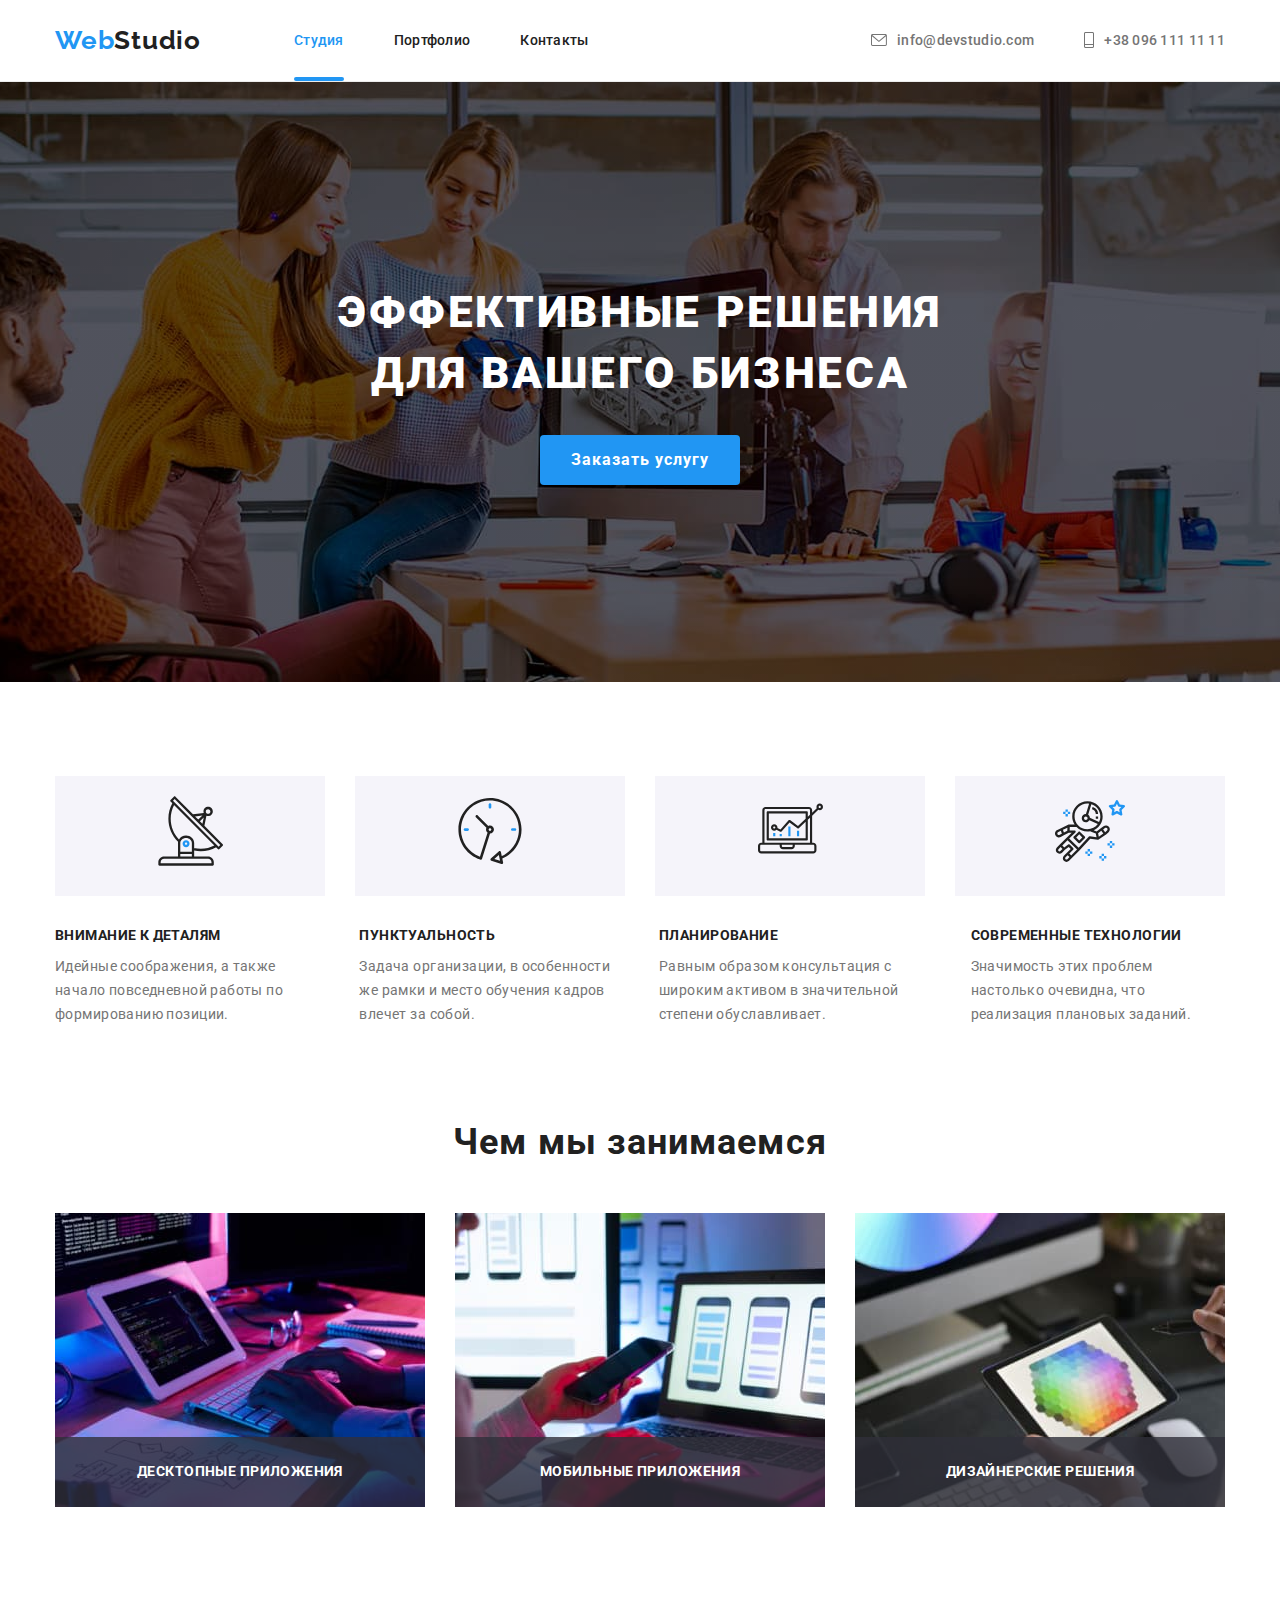
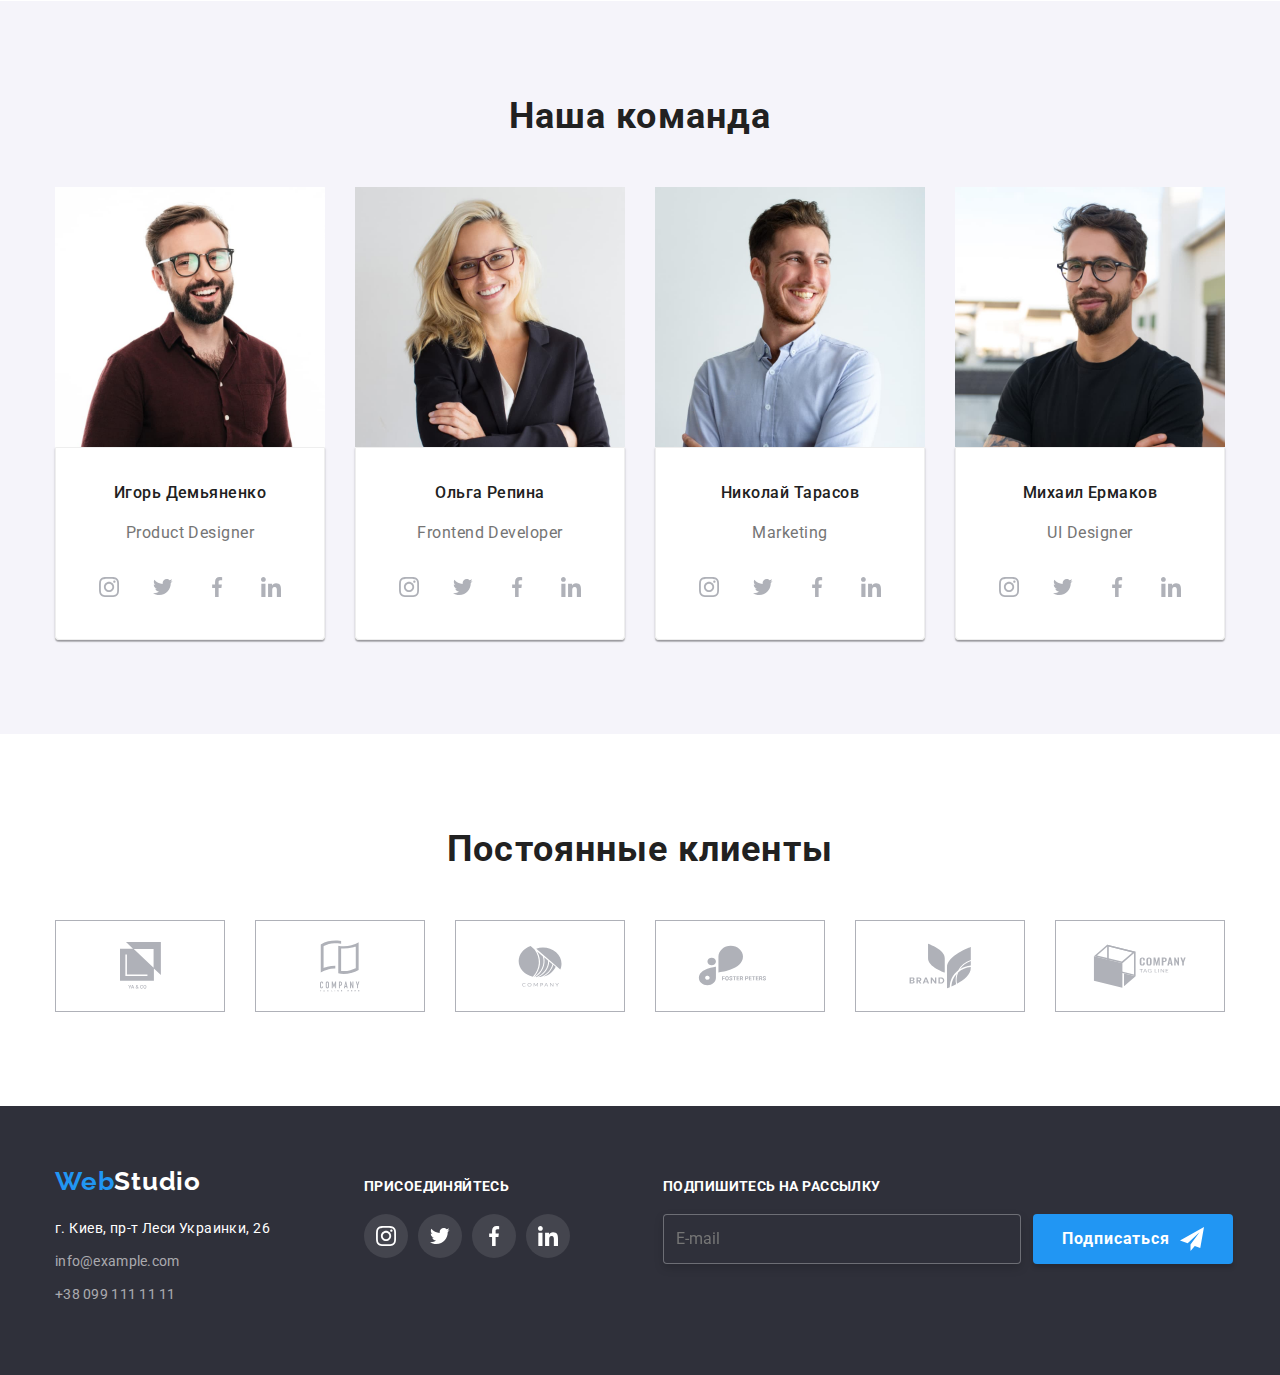
<file: index.html>
<!DOCTYPE html>
<html lang="ru">

<head>
  <meta charset="UTF-8" />
  <meta http-equiv="X-UA-Compatible" content="IE=edge" />
  <meta name="viewport" content="width=device-width, initial-scale=1.0" />
  <title>Document</title>
  <link href="https://fonts.googleapis.com/css2?family=Raleway:wght@700&family=Roboto:wght@400;500;700;900&display=swap"
    rel="stylesheet" />
  <link rel="stylesheet" href="https://cdnjs.cloudflare.com/ajax/libs/modern-normalize/1.0.0/modern-normalize.min.css">
  <link rel="stylesheet" href="./css/styles.css" />
</head>

<body>
  <!--Шапка сайта-->
  <header class="header">
    <div class="container main-link">
      <a href="./index.html" class="logo">Web<span class="logo-part">Studio</span></a>
      <nav>
        <ul class="site-nav list">
          <li class="item"><a href="./index.html" class="nav-links current">Студия</a></li>
          <li class="item"><a href="./portfolio.html" class="nav-links ">Портфолио</a></li>
          <li class="item"><a href="" class="nav-links">Контакты</a></li>
        </ul>
      </nav>
      <ul class="communication list">
        <li class="item communication-item">
          <a href="mailto:info@devstudio.com" class="communication-first letter">
            <svg class="letter-icon" width="16px" height="12px">
              <use href="./images/icons.svg#letter">
              </use>
            </svg>
            info@devstudio.com
          </a>
        </li>
        <li class="item communication-item">
          <a href="tel:+380961111111" class="communication-first phone">
            <svg class="phone-icon" width="10px" height="16px">
              <use href="./images/icons.svg#mobile"></use>
            </svg>
            +38 096 111 11 11</a>
        </li>
      </ul>
    </div>
  </header>

  <!--Герой-->
  <section class="hero overlay">
    <h1 class="hero-title">Эффективные решения <br> для вашего бизнеса</h1>
    <button data-modal-open type="button" class="button">Заказать услугу</button>
  </section>

  <!--Преимущества-->
  <section class="section">
    <div class="container">
      <h2 class="visually-hidden">Преимущества компании</h2>
      <ul class="advantage">
        <li class="advantage-list">
          <svg class="advantage-icon" width="65px" height="70px">
            <use href="././images/icons.svg#group">
            </use>
          </svg>
        </li>
        <li class="advantage-list">
          <svg class="advantage-icon" width="66px" height="70px">
            <use href="./images/icons.svg#clock"></use>
          </svg>
        </li>
        <li class="advantage-list">
          <svg class="advantage-icon" width="75px" height="65px">
            <use href="././images/icons.svg#diagram">
            </use>
          </svg>
        </li>
        <li class="advantage-list">
          <svg class="advantage-icon" width="70px" height="70px">
            <use href="././images/icons.svg#astronaut">
            </use>
          </svg>
        </li>
      </ul>
      <ul class="list">
        <li class="list-item">
          <h3 class="section-item">Внимание к деталям</h3>
          <p class="information">Идейные соображения, а также начало повседневной работы по формированию позиции.</p>
        </li>
        <li class="list-item">
          <h3 class="section-item">Пунктуальность</h3>
          <p class="information">Задача организации, в особенности же рамки и место обучения кадров влечет за собой.</p>
        </li>
        <li class="list-item">
          <h3 class="section-item">Планирование</h3>
          <p class="information">Равным образом консультация с широким активом в значительной степени обуславливает.</p>
        </li>
        <li class="list-item">
          <h3 class="section-item">Современные технологии</h3>
          <p class="information">Значимость этих проблем настолько очевидна, что реализация плановых заданий.</p>
        </li>
      </ul>
    </div>

  </section>

  <!--Наши услуги-->
  <section class="section no-padding">
    <div class="container">
      <h2 class="section-title">Чем мы занимаемся</h2>
      <ul class="service-list">
        <li class="service-item">
          <a href=""> <img src="images/img1.jpg" alt="написание кода" width="370" />
            <h3 class="service-link">Десктопные приложения</h3>
          </a>
        </li>
        <li class="service-item">
          <a href=""><img src="images/img2.jpg" alt="мобильние приложения" width="370" />
            <h3 class="service-link">Мобильные приложения</h3>
          </a>
        </li>
        <li class="service-item">
          <a href=""> <img src="images/img3.jpg" alt="дизайн" width="370" />
            <h3 class="service-link">Дизайнерские решения</h3>
          </a>
        </li>
      </ul>
    </div>
  </section>

  <!--Сотрудники-->
  <section class="section our-team">
    <div class="container">
      <h2 class="section-title">Наша команда</h2>
      <ul class="list">
        <li class="list-item">
          <img src="images/img4.jpg" alt="Парень в коричневой рубашке" width="270" />
          <div class="border">
            <h3 class="team-member">Игорь Демьяненко</h3>
            <p class="profession">Product Designer</p>

            <div class="social-div">
              <ul class="list social-icons">
                <li class="social-item">
                  <a href="" class="social-link">
                    <svg class="icon" width="20px" height="20px">
                      <use href="./images/icons.svg#instagram"></use>
                    </svg>
                  </a>
                </li>
                <li class="social-item">
                  <a href="" class="social-link">
                    <svg class="icon" width="20px" height="20px">
                      <use href="./images/icons.svg#twitter"></use>
                    </svg>
                  </a>
                </li>
                <li class="social-item">
                  <a href="" class="social-link">
                    <svg class="icon" width="20px" height="20px">
                      <use href="./images/icons.svg#facebook"></use>
                    </svg>
                  </a>
                </li>
                <li class="social-item">
                  <a href="" class="social-link">
                    <svg class="icon" width="20px" height="20px">
                      <use href="./images/icons.svg#linkedin"></use>
                    </svg>
                  </a>
                </li>
              </ul>
            </div>
          </div>
        </li>
        <li class="list-item">
          <img src="images/img5.jpg" alt="Девушка в черном пиджаке" width="270" />
          <div class="border">
            <h3 class="team-member">Ольга Репина</h3>
            <p class="profession">Frontend Developer</p>
            <div class="social-div">
              <ul class="list social-icons">
                <li class="social-item">
                  <a href="" class="social-link">
                    <svg class="icon" width="20px" height="20px">
                      <use href="./images/icons.svg#instagram"></use>
                    </svg>
                  </a>
                </li>
                <li class="social-item">
                  <a href="" class="social-link">
                    <svg class="icon" width="20px" height="20px">
                      <use href="./images/icons.svg#twitter"></use>
                    </svg>
                  </a>
                </li>
                <li class="social-item">
                  <a href="" class="social-link">
                    <svg class="icon" width="20px" height="20px">
                      <use href="./images/icons.svg#facebook"></use>
                    </svg>
                  </a>
                </li>
                <li class="social-item">
                  <a href="" class="social-link">
                    <svg class="icon" width="20px" height="20px">
                      <use href="./images/icons.svg#linkedin"></use>
                    </svg>
                  </a>
                </li>
              </ul>
            </div>
          </div>
        </li>
        <li class="list-item">
          <img src="images/img6.jpg" alt="Парень в голубой рубашке" width="270" />
          <div class="border">
            <h3 class="team-member">Николай Тарасов</h3>
            <p class="profession">Marketing</p>
            <div class="social-div">
              <ul class="list social-icons">
                <li class="social-item">
                  <a href="" class="social-link">
                    <svg class="icon" width="20px" height="20px">
                      <use href="./images/icons.svg#instagram"></use>
                    </svg>
                  </a>
                </li>
                <li class="social-item">
                  <a href="" class="social-link">
                    <svg class="icon" width="20px" height="20px">
                      <use href="./images/icons.svg#twitter"></use>
                    </svg>
                  </a>
                </li>
                <li class="social-item">
                  <a href="" class="social-link">
                    <svg class="icon" width="20px" height="20px">
                      <use href="./images/icons.svg#facebook"></use>
                    </svg>
                  </a>
                </li>
                <li class="social-item">
                  <a href="" class="social-link">
                    <svg class="icon" width="20px" height="20px">
                      <use href="./images/icons.svg#linkedin"></use>
                    </svg>
                  </a>
                </li>
              </ul>
            </div>
          </div>
        </li>
        <li class="list-item">
          <img src="images/img7.jpg" alt="Парень в черной футболке" width="270" />
          <div class="border">
            <h3 class="team-member">Михаил Ермаков</h3>
            <p class="profession">UI Designer</p>
            <div class="social-div">
              <ul class="list social-icons">
                <li class="social-item">
                  <a href="" class="social-link">
                    <svg class="icon" width="20px" height="20px">
                      <use href="./images/icons.svg#instagram"></use>
                    </svg>
                  </a>
                </li>
                <li class="social-item">
                  <a href="" class="social-link">
                    <svg class="icon" width="20px" height="20px">
                      <use href="./images/icons.svg#twitter"></use>
                    </svg>
                  </a>
                </li>
                <li class="social-item">
                  <a href="" class="social-link">
                    <svg class="icon" width="20px" height="20px">
                      <use href="./images/icons.svg#facebook"></use>
                    </svg>
                  </a>
                </li>
                <li class="social-item">
                  <a href="" class="social-link">
                    <svg class="icon" width="20px" height="20px">
                      <use href="./images/icons.svg#linkedin"></use>
                    </svg>
                  </a>
                </li>
              </ul>
            </div>
          </div>
        </li>
      </ul>
    </div>
  </section>

  <!-- Постоянные клиенты -->
  <section class="section">
    <div class="container">
      <h2 class="section-title">Постоянные клиенты</h2>
      <ul class="clients">
        <li class="client-item">
          <a class="client-link" href="">
            <svg class="client-icon" width="41px" height="47px">
              <use href="./images/icons.svg#yaco"></use>
            </svg>
          </a>
        </li>
        <li class="client-item">
          <a class="client-link" href="">
            <svg class="client-icon" width="40px" height="52px">
              <use href="./images/icons.svg#tagline-here"></use>
            </svg>
          </a>
        </li>
        <li class="client-item">
          <a class="client-link" href="">
            <svg class="client-icon" width="44px" height="42px">
              <use href="./images/icons.svg#company"></use>
            </svg>
          </a>
        </li>
        <li class="client-item">
          <a class="client-link" href="">
            <svg class="client-icon" width="85px" height="41px">
              <use href="./images/icons.svg#foster-peters"></use>
            </svg>
          </a>
        </li>
        <li class="client-item">
          <a class="client-link" href="">
            <svg class="client-icon" width="63px" height="46px">
              <use href="./images/icons.svg#brand"></use>
            </svg>
          </a>
        </li>
        <li class="client-item">
          <a class="client-link" href="">
            <svg class="client-icon" width="94px" height="44px">
              <use href="./images/icons.svg#tagline"></use>
            </svg>
          </a>
        </li>
      </ul>
    </div>
  </section>

  <!-- Модальное окно  -->
  <div class="backdrob is-hidden" data-modal>
    <div class="modal">
      <button data-modal-close class="button-close">
        <svg class="icon-close" width="18px" height="18px">
          <use href="./images/icons.svg#close-button">
          </use>
        </svg>
      </button>

      <form class="form">
        <h2 class="form-title">Оставьте свои данные, мы вам перезвоним</h2>
        <div class="form-field">
          <label for="name" class="form-label">Имя</label>
          <input class="form-input" type="text" name="name" id="name">
          <svg class="form-icon" width="18px" height="18px">
            <use href="./images/icons.svg#person-black"></use>
          </svg>
        </div>

        <div class="form-field">
          <label class="form-label" for="phone-number">Телефон</label>
          <input class="form-input" type="tel" name="phone-number" id="phone-number">
          <svg class="form-icon" width="18px" height="18px">
            <use href="./images/icons.svg#phone-black"></use>
          </svg>
        </div>

        <div class="form-field">
          <label class="form-label" for="email">Почта</label>
          <input class="form-input" type="email" name="email" id="email">
          <svg class="form-icon" width="18px" height="18px">
            <use href="./images/icons.svg#email-black"></use>
          </svg>
        </div>

        <div class="form-field">
          <label class="form-label" for="comment">Комментарий</label>
          <textarea class="form-input comment" name="comment" id="comment" rows="10"
            placeholder="Введите текст"></textarea>
        </div>

        <div class="form-checkbox">

          <label class="checkbox-label" for="accept">
            <input class="checkbox-input" type="checkbox" name="accept" id="accept">
            <svg class="checkbox-icon" width="16px" height="15px">
              <use href="./images/icons.svg#box-black"></use>
            </svg>Соглашаюсь с рассылкой и принимаю <a class="form-link" href="">Условия
              договора</a></label>
        </div>


        <button class="send-button" type="submit">Отправить</button>
      </form>
    </div>
  </div>

  <!--Футер-->
  <footer class="footer-bg">
    <div class="container footer">
      <div class="footer-div">
        <a href="./index.html" class="logo">Web<span class="logo-lower">Studio</span></a>
        <address class="address">г. Киев, пр-т Леси Украинки, 26</address>
        <ul>
          <li>
            <a href="mailto:info@example.com" class="communication-second">info@example.com</a>
          </li>
          <li>
            <a href="tel:+380991111111" class="communication-second">+38 099 111 11 11</a>
          </li>
        </ul>
      </div>
      <div class="social-footer-div">
        <h2 class="footer-title">присоединяйтесь</h2>
        <ul class="list social-footer-icons">
          <li class="social-footer-item">
            <a href="" class="social-link">
              <svg class="footer-icon" width="20px" height="20px">
                <use href="./images/icons.svg#instagram"></use>
              </svg>
            </a>
          </li>
          <li class="social-footer-item">
            <a href="" class="social-link">
              <svg class="footer-icon" width="20px" height="20px">
                <use href="./images/icons.svg#twitter"></use>
              </svg>
            </a>
          </li>
          <li class="social-footer-item">
            <a href="" class="social-link">
              <svg class="footer-icon" width="20px" height="20px">
                <use href="./images/icons.svg#facebook"></use>
              </svg>
            </a>
          </li>
          <li class="social-footer-item">
            <a href="" class="social-link">
              <svg class="footer-icon" width="20px" height="20px">
                <use href="./images/icons.svg#linkedin"></use>
              </svg>
            </a>
          </li>
        </ul>
      </div>
      <div>
        <h2 class="footer-title">Подпишитесь на рассылку</h2>
        <form class="footer-form">
          <input class="footer-input" type="email" name="email" placeholder="E-mail">

          <button class="footer-button" type="button">Подписаться
            <svg class="footer-form-icon" width="24px" height="24px">
              <use href="./images/icons.svg#icon-send"></use>
            </svg>
          </button>
        </form>
      </div>
    </div>
  </footer>


  <script src="./js/modal.js"></script>

</body>

</html>
</file>
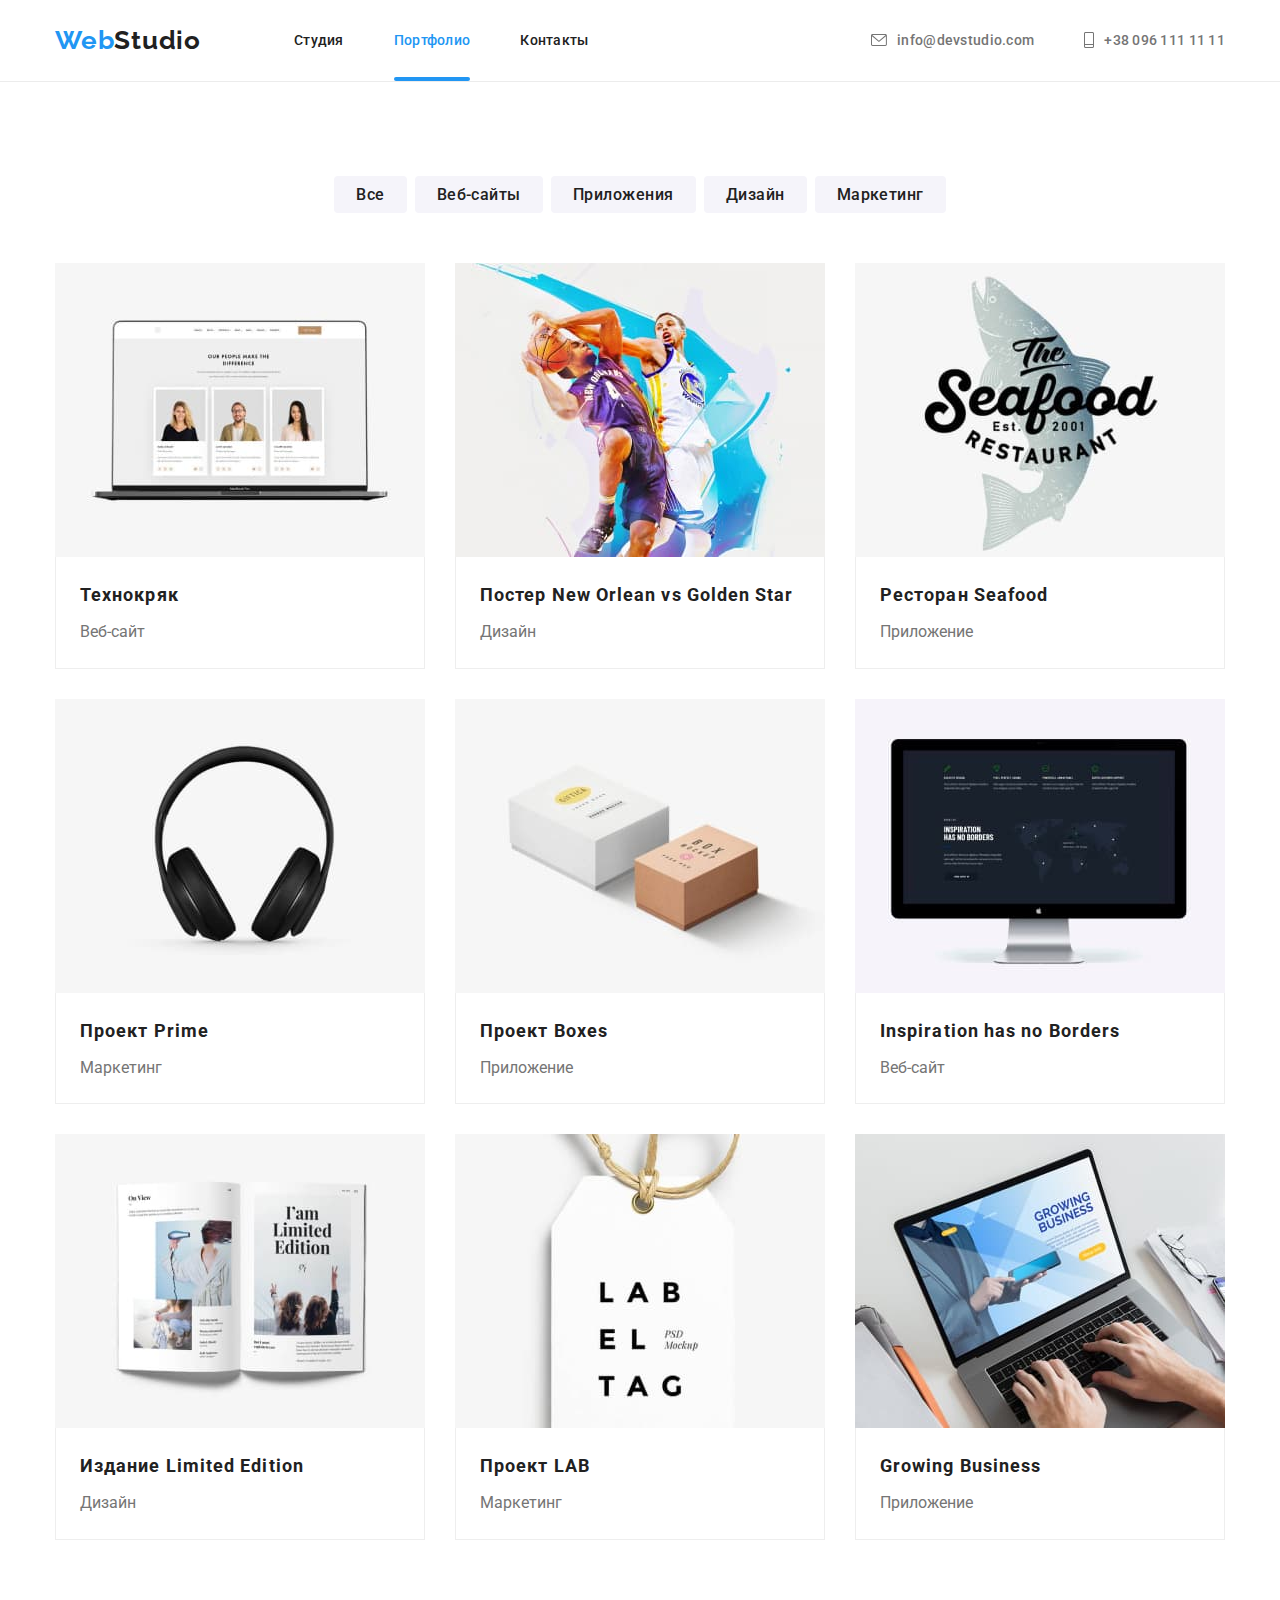
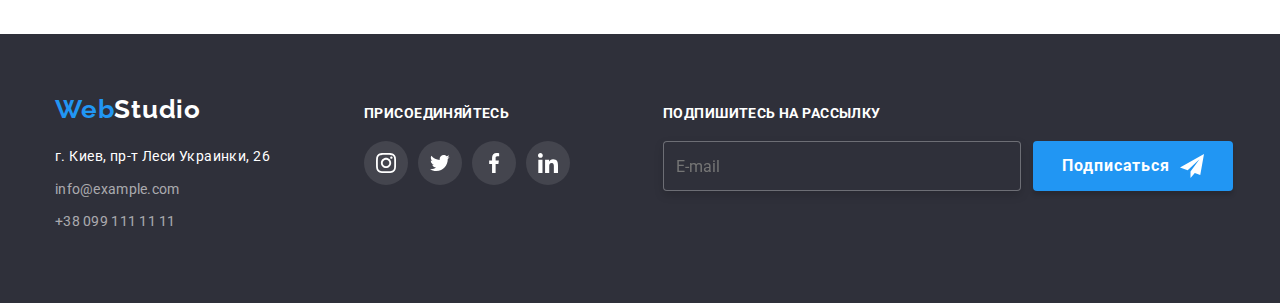
<file: portfolio.html>
<!DOCTYPE html>
<html lang="ru">

<head>
  <meta charset="UTF-8" />
  <meta http-equiv="X-UA-Compatible" content="IE=edge" />
  <meta name="viewport" content="width=device-width, initial-scale=1.0" />
  <title>Document</title>
  <link href="https://fonts.googleapis.com/css2?family=Raleway:wght@700&family=Roboto:wght@400;500;700;900&display=swap"
    rel="stylesheet">
  <link rel="stylesheet" href="https://cdnjs.cloudflare.com/ajax/libs/modern-normalize/1.0.0/modern-normalize.min.css">
  <link rel="stylesheet" href="css/styles.css" />
</head>

<body>
  <!--Шапка сайта-->
  <header class="header">
    <div class="container main-link">
      <a href="./index.html" class="logo">Web<span class="logo-part">Studio</span></a>
      <nav>
        <ul class="site-nav list">
          <li class="item"><a href="./index.html" class="nav-links">Студия</a></li>
          <li class="item"><a href="./portfolio.html" class="nav-links current">Портфолио</a></li>
          <li class="item"><a href="" class="nav-links ">Контакты</a></li>
        </ul>
      </nav>
      <ul class="communication list">
        <li class="item communication-item">
          <a href="mailto:info@devstudio.com" class="communication-first letter">
            <svg class="letter-icon" width="16px" height="12px">
              <use href="./images/icons.svg#letter">
              </use>
            </svg>
            info@devstudio.com
          </a>
        </li>
        <li class="item communication-item">
          <a href="tel:+380961111111" class="communication-first phone">
            <svg class="phone-icon" width="10px" height="16px">
              <use href="./images/icons.svg#mobile"></use>
            </svg>
            +38 096 111 11 11</a>
        </li>
      </ul>
    </div>
  </header>

  <!--Портфолио-->
  <section class="section">
    <div class="container">
      <h1 class="visually-hidden">Портфолио</h1>
      <ul class="filtr">
        <li class="filtr-list"><button type="button" class="portfolio-button">Все</button></li>
        <li class="filtr-list"><button type="button" class="portfolio-button">Веб-сайты</button></li>
        <li class="filtr-list"><button type="button" class="portfolio-button">Приложения</button></li>
        <li class="filtr-list"><button type="button" class="portfolio-button">Дизайн</button></li>
        <li class="filtr-list"><button type="button" class="portfolio-button">Маркетинг</button></li>
      </ul>
      <ul class="portfolio-container">
        <li class="portfolio-elements ">
          <div class="hover-overlay">
            <p class="hover-text">
              Технокряк это современная площадка распространения коронавируса. Компании используют
              эту платформу для цифрового
              шпионажа и атак на защищённые сервера конкурентов.</p>
            <a href="" class="portfolio-link"><img src="images/img8.jpg" alt="Ноутбук с открытым сайтом"
                width="370"></a>
          </div>
          <div class="portfolio-border">
            <h2 class="portfolio-title">Технокряк</h2>
            <p class="portfolio-item">Веб-сайт</p>
          </div>

        </li>
        <li class="portfolio-elements ">
          <div class="hover-overlay">
            <a href="" class="portfolio-link"><img src="images/img9.jpg" alt="Баскетболисты" width="370"></a>
          </div>
          <div class="portfolio-border">
            <h2 class="portfolio-title">Постер New Orlean vs Golden Star</h2>
            <p class="portfolio-item">Дизайн</p>
          </div>

        </li>
        <li class="portfolio-elements">
          <div class="hover-overlay">
            <a href="" class="portfolio-link"><img src="images/img10.jpg" alt="Логотип рыбного ресторана"
                width="370"></a>
          </div>

          <div class="portfolio-border">
            <h2 class="portfolio-title">Ресторан Seafood</h2>
            <p class="portfolio-item">Приложение</p>
          </div>
        </li>
        <li class="portfolio-elements">
          <div class="hover-overlay">
            <a href="" class="portfolio-link">
              <img src="images/img11.jpg" alt="Наушники" width="370"></a>
          </div>
          <div class="portfolio-border">
            <h2 class="portfolio-title">Проект Prime</h2>
            <p class="portfolio-item">Маркетинг</p>
          </div>

        </li>
        <li class="portfolio-elements">
          <div class="hover-overlay">
            <a href="" class="portfolio-link"><img src="images/img12.jpg" alt="Запакованые коробочки" width="370"></a>
          </div>
          <div class="portfolio-border">
            <h2 class="portfolio-title">Проект Boxes</h2>
            <p class="portfolio-item">Приложение</p>
          </div>

        </li>
        <li class="portfolio-elements">
          <div class="hover-overlay">
            <a href="" class="portfolio-link"> <img src="images/img13.jpg" alt="Экран компьютера с открытой программой"
                width="370"></a>
          </div>
          <div class="portfolio-border">
            <h2 class="portfolio-title">Inspiration has no Borders</h2>
            <p class="portfolio-item">Веб-сайт</p>
          </div>

        </li>
        <li class="portfolio-elements">
          <div class="hover-overlay">
            <a href="" class="portfolio-link">
              <img src="images/img14.jpg" alt="Открытый журнал" width="370"></a>
          </div>

          <div class="portfolio-border">
            <h2 class="portfolio-title">Издание Limited Edition</h2>
            <p class="portfolio-item">Дизайн</p>
          </div>

        </li>
        <li class="portfolio-elements">
          <div class="hover-overlay">
            <a href="" class="portfolio-link"><img src="images/img15.jpg" alt="Етикетка" width="370"></a>
          </div>

          <div class="portfolio-border">
            <h2 class="portfolio-title">Проект LAB</h2>
            <p class="portfolio-item">Маркетинг</p>
          </div>

        </li>
        <li class="portfolio-elements">
          <div class="hover-overlay">
            <a href="" class="portfolio-link">
              <img src="images/img16.jpg" alt="Работа за ноутбуком" width="370"></a>
          </div>

          <div class="portfolio-border">
            <h2 class="portfolio-title">Growing Business</h2>
            <p class="portfolio-item">Приложение</p>
          </div>

        </li>
      </ul>
    </div>
  </section>

  <!--Футер-->
  <footer class="footer-bg">
    <div class="container footer">
      <div class="footer-div">
        <a href="./index.html" class="logo">Web<span class="logo-lower">Studio</span></a>
        <address class="address">г. Киев, пр-т Леси Украинки, 26</address>
        <ul>
          <li>
            <a href="mailto:info@example.com" class="communication-second">info@example.com</a>
          </li>
          <li>
            <a href="tel:+380991111111" class="communication-second">+38 099 111 11 11</a>
          </li>
        </ul>
      </div>
      <div class="social-footer-div">
        <h2 class="footer-title">присоединяйтесь</h2>
        <ul class="list social-footer-icons">
          <li class="social-footer-item">
            <a href="" class="social-link">
              <svg class="footer-icon" width="20px" height="20px">
                <use href="./images/icons.svg#instagram"></use>
              </svg>
            </a>
          </li>
          <li class="social-footer-item">
            <a href="" class="social-link">
              <svg class="footer-icon" width="20px" height="20px">
                <use href="./images/icons.svg#twitter"></use>
              </svg>
            </a>
          </li>
          <li class="social-footer-item">
            <a href="" class="social-link">
              <svg class="footer-icon" width="20px" height="20px">
                <use href="./images/icons.svg#facebook"></use>
              </svg>
            </a>
          </li>
          <li class="social-footer-item">
            <a href="" class="social-link">
              <svg class="footer-icon" width="20px" height="20px">
                <use href="./images/icons.svg#linkedin"></use>
              </svg>
            </a>
          </li>
        </ul>
      </div>
      <div>
        <h2 class="footer-title">Подпишитесь на рассылку</h2>
        <form class="footer-form">
          <input class="footer-input" type="email" name="email" placeholder="E-mail">

          <button class="footer-button" type="button">Подписаться
            <svg class="footer-form-icon" width="24px" height="24px">
              <use href="./images/icons.svg#icon-send"></use>
            </svg>
          </button>
        </form>
      </div>
    </div>
  </footer>
</body>

</html>
</file>
<file: css/styles.css>
:root {
    --primary-text-color: #757575;
    --title-text-color: #212121;
    --accent-color:  #2196F3;
    --secondary-text-color: #ffffff;
    --button-background: #f5f4fa;
}

body {
  font-family: roboto, sans-serif;
  color:var(--title-text-color);
}
li {
  list-style: none;
}
ul{
  margin: 0;
  padding: 0;
}
img{
  display: block;
}


.visually-hidden{
  position: absolute;
  width: 1px;
  height: 1px;
  margin: -1px;
  border: 0;
  padding: 0;
  clip: rect(0 0 0 0);
  overflow: hidden;
}
/* Шапка сайта */
.header {
  align-items: center;
  border-bottom: 1px solid #ECECEC;
}
.main-link {
  display: flex;
  align-items: center;
}

.logo {
  color:var(--accent-color);
  font-family: raleway, sans-serif;
  text-decoration: none;
  font-weight: bold;
  font-size: 26px;
  line-height: 1.2;
  letter-spacing: 0.03em;
  margin-right: 93px;
}
.logo-part {
  color: var(--title-text-color);
}
.logo-lower {
  color:var(--secondary-text-color);
}

 .site-nav {
display: flex;
}

.item {
margin-right: 50px;
}

 .item:last-child {
margin-right: 0;
}

.nav-links {
  position: relative;
  color: var(--title-text-color);
  text-decoration: none;
  font-weight: 500;
  font-size: 14px;
  line-height: 1.2;
  letter-spacing: 0.02em;
  padding-top: 32px;
  padding-bottom: 32px;
  display: inline-block;

  transition: color 250ms cubic-bezier(0.4, 0, 0.2, 1);
}

.nav-links:hover,
.nav-links:focus {
  color:var(--accent-color);
}

.current::after{
  content: "";
  display: block;
  position: absolute;
  left: 0;
  bottom: 0;

  width: 100%;
  height: 4px;
  border-radius: 2px;
  background-color: var(--accent-color);
  
}

.current{
  color: var(--accent-color);
}
.communication {
  display: flex;
  margin-left: auto;
}
 
.communication-first {
  display: flex;
  justify-content: center;
  align-items: center;
  color:var(--primary-text-color);
  text-decoration: none;
  font-weight: 500;
  font-size: 14px;
  line-height: 1.2;
  letter-spacing: 0.02em;

  transition: color 250ms cubic-bezier(0.4, 0, 0.2, 1);

}

.letter-icon{
  margin-right: 10px;
  fill: #757575;

  transition: fill 250ms cubic-bezier(0.4, 0, 0.2, 1);

}
.phone-icon{
 margin-right: 10px;
 fill: #757575;

 transition: fill 250ms cubic-bezier(0.4, 0, 0.2, 1);
}
.communication-first:hover .letter-icon,
.communication-first:focus .letter-icon{
  fill: var(--accent-color);
}
.communication-first:hover .phone-icon,
.communication-first:focus .phone-icon{
  fill: var(--accent-color);
}
.communication-first:hover,
.communication-first:focus {
  color:var(--accent-color);
}
.container {
  width: 1200px;
  margin-left: auto;
  margin-right: auto;
  padding: 0 15px 0 15px;
}

/*Герой */
.hero {
   text-align: center;
   padding-top: 200px;
   padding-bottom: 200px;
}

.hero-title {
  color: var(--secondary-text-color);
  font-weight: 900;
  font-size: 44px;
  line-height: 1.4;
  letter-spacing: 0.06em;
  text-transform: uppercase;
  margin-bottom: 30px;
  margin-top: 0;
}
.overlay{
   height: 600px;
   max-width: 1600px;
   margin-left: auto;
   margin-right: auto;
   background-color: rgba(47, 48, 58, 0.4);
   background-size:cover;
   background-position: center;
   background-repeat: no-repeat;
   
   background-image: linear-gradient(to right, rgba(0,0,0,0.4),rgb(0,0,0,0.4)),
    url(../images/Img-hero.jpg);
}
.button {
  color: var(--secondary-text-color);
  background-color: var(--accent-color);
  font-style: normal;
  font-weight: bold;
  font-size: 16px;
  line-height: 1.8;
  letter-spacing: 0.06em;
  border: transparent;
  width: 200px;
  height: 50px;
  margin-left: auto;
  margin-right: auto;
  box-shadow: 0px 4px 4px rgba(0, 0, 0, 0.15);
  border-radius: 4px;
  cursor: pointer;
}

 /* Преимущества */

 .section {
   padding-top: 94px;
   padding-bottom: 94px;
 }
 .section.no-padding {
   padding-top: 0
 }

.section-title {
  font-weight: bold;
  font-size: 36px;
  line-height: 1.17;
  letter-spacing: 0.03em;
  text-align: center;
  margin-top: 0;
  margin-bottom: 50px;
}

.section-item {
  font-weight: bold;
  font-size: 14px;
  line-height: 1.4;
  text-transform: uppercase;
  letter-spacing: 0.03em;
  margin-top: 0;
  margin-bottom: 10px;
}

.section-item:last-child {
  margin-right: 0;
}

.information {
  font-size: 14px;
  line-height: 1.7;
  color: var(--primary-text-color);
  letter-spacing: 0.03em;
  margin-top: 0;
  margin-bottom: 0;
}

.information:last-child{
margin-right: 0;
}
.advantage{
  display: flex;
  border-radius: 4px;
  margin-bottom: 30px;
}

.advantage-list{
  display: flex;
  justify-content: center;
  background-color: #F5F4FA;
  width: 270px;
  height: 120px;
  margin-right: 30px;
}
.advantage-list:last-child{
  margin-right: 0;
}
.advantage-icon{
  margin-top: 20px;
}

/* Услуги */
.service-list{
  display: flex;
}
.service-item {
  background-color: #FFFFFF;
  margin-right: 30px;
  position: relative;
}
.service-item:last-child {
  margin-right: 0;
}

 .service-link{
text-align: center;
background-color: rgba(47, 48, 58, 0.8);
font-style: normal;
font-weight: bold;
font-size: 14px;
line-height: 1.14;
letter-spacing: 0.03em;
color: #fff;;
text-transform: uppercase;
text-decoration: none;
width: 370px;
height: 70px;
position: absolute;
bottom: 0;
padding-top: 27px;
margin: 0;
} 

 /* Сотрудники */
.our-team{
  max-width: 1600px;
  margin-left: auto;
  margin-right: auto;
  background-color: #F5F4FA;
}

.team-member {
  font-weight: 500;
  font-size: 16px;
  line-height: 1.9;
  letter-spacing: 0.03em;
  text-align: center;
  margin-top: 0;
  margin-bottom: 10px;
}
.profession {
  color:var(--primary-text-color);
  font-size: 16px;
  line-height: 1.9;
  letter-spacing: 0.03em;
  text-align: center;
  margin: 0;
}
.border{
  border-radius: 0px 0px 4px 4px;
  border: 1px solid #EEEEEE;
  padding-top: 30px;
  padding-bottom: 30px;
  box-shadow: 0px 1px 3px rgba(0, 0, 0, 0.12), 0px 1px 1px rgba(0, 0, 0, 0.14), 0px 2px 1px rgba(0, 0, 0, 0.2);
}
.social-div{
  width: 206px;
  height: 44px;
  margin-left: auto;
  margin-right: auto;
   margin-top: 16px;
}

.social-item{
  width: 44px;
  height: 44px;
  margin-right: 10px;
  align-items: center;
}
.social-item:last-child{
  margin-right: 0;
}
.social-link{
  display: flex;
  justify-content: center;
  align-items: center;
  width: 44px;
  height: 44px;
  border-radius: 50%;

 transition: background-color 250ms cubic-bezier(0.4, 0, 0.2, 1);
}

.icon{
  fill:#AFB1B8;

 transition: fill 250ms cubic-bezier(0.4, 0, 0.2, 1);
}
.social-link:hover .icon,
.social-link:focus .icon{
  fill: #ffffff;
}
.social-link:hover,
.social-link:focus {
  background-color: var(--accent-color);
}

.list{
  display: flex;
}
.list-item {
  background-color: #FFFFFF;
  margin-right: 30px;
}
.list-item:last-child {
  margin-right: 0;
}
/* Постоянные клиенты */

.clients{
  display: flex;
  align-items: center;
}

.client-item{
  display: flex;
  justify-content: center;
  align-items: center;
  width: 170px;
  height: 92px;
  box-sizing: border-box;
  border-radius: 4px;
  margin-right: 30px;
}
.client-item:last-child{
  margin-right: 0;
}
.client-icon{
  fill: #AFB1B8;

 transition:fill 250ms cubic-bezier(0.4, 0, 0.2, 1);
}
.client-link{
  display:flex;
  justify-content: center;
  align-items: center;
  width: 170px;
  height: 92px;
  border: 1px solid #AFB1B8;

 transition: border-color 250ms cubic-bezier(0.4, 0, 0.2, 1);
}

.client-link:hover .client-icon,
.client-link:focus .client-icon{
  fill: var(--accent-color);
}
.client-link:hover,
.client-link:focus {
  border-color: var(--accent-color);
}

/* Футер */
.footer-bg{
  max-width: 1600px;
  margin-left: auto;
  margin-right: auto;
background-color:  #2F303A;
}
.footer{
  padding-top: 60px;
  padding-bottom: 60px;
  display: flex;
}
.footer-div {
  margin-right: 70px;
}
.social-footer-div{
  margin-right: 93px;
}

.address {
  color:var(--secondary-text-color);
  font-size: 14px;
  line-height: 1.7;
  font-style: normal;
  margin-bottom: 9px;
  letter-spacing: 0.03em;
  margin-top: 20px;
}
.communication-second {
  display: block;
  color: rgba(255, 255, 255, 0.6);
  text-decoration: none;
  font-size: 14px;
  line-height: 1.7;
  letter-spacing: 0.02em;
  margin-bottom: 9px;
}

.footer-title{
font-weight: bold;
font-size: 14px;
line-height: 16px;
letter-spacing: 0.03em;
text-transform: uppercase;
color: #FFFFFF;
margin-bottom: 20px;
}

.social-footer-icons{
  width: 206px;
  height: 44px;
}

.social-footer-item{
  display: flex;
  width: 44px;
  height: 44px;
  margin-right: 10px;
  justify-content: center;
  border-radius: 50%;
  align-items: center;
  background-color: rgba(255, 255, 255, 0.1)
}

.social-footer-item:last-child{
  margin-right: 0;
}

.footer-icon{
  fill: #ffffff;
}

.footer-input{
  width: 358px;
  height: 50px;
  background-color: #2F303A;
  border: 1px solid rgba(255, 255, 255, 0.3);
  box-sizing: border-box;
  filter: drop-shadow(0px 4px 4px rgba(0, 0, 0, 0.15));
  border-radius: 4px;
  cursor: pointer;
}
.footer-input::placeholder{
  padding-left: 10px;
}
.footer-input:focus{
  border-color: rgba(255, 255, 255, 0.3);
}

.footer-form{
  display: flex;
}

.footer-button{
font-style: normal;
font-weight: bold;
font-size: 16px;
line-height: 1.87;

display: flex;
align-items: center;
text-align: center;
justify-content: center;
letter-spacing: 0.06em;

color: #FFFFFF;
background-color: var(--accent-color);
box-shadow: 0px 4px 4px rgba(0, 0, 0, 0.15);
border-radius: 4px;
width: 200px;
height: 50px;
margin-left: 12px;
border-color: transparent;
cursor: pointer;
}

.footer-form-icon{
  margin-left: 10px;
}

/* Портфолио */

.filtr{
  display: flex;
  justify-content: center;
  margin-bottom: 50px;
}
.filtr-list{
  margin-right: 8px;
}
.filtr-list:last-child{
  margin-right: 0;
}
.portfolio-button {
  color: var(--title-text-color);
  background-color:var(--button-background);
  font-weight: 500;
  font-size: 16px;
  line-height: 1.6;
  text-align: center;
  letter-spacing: 0.03em;
  cursor: pointer;
  padding: 6px 22px;
  border-radius: 4px;
  border: transparent;

  transition-property: color, background-color,box-shadow;
  transition-duration: 250ms;
  transition-timing-function: cubic-bezier(0.4, 0, 0.2, 1);
}

.portfolio-button:focus,
.portfolio-button:hover {
  background-color:var(--accent-color);
  color: var(--secondary-text-color);
  box-shadow: 0px 3px 1px rgba(0, 0, 0, 0.1),
   0px 1px 2px rgba(0, 0, 0, 0.08),
    0px 2px 2px rgba(0, 0, 0, 0.12);
}

.portfolio-container {
  display: flex;
  flex-wrap: wrap;
}
.portfolio-elements {
  width: 370px;
  margin-right: 30px;
  margin-bottom: 30px;
  position: relative;

 transition-property: box-shadow, opacity;
  transition-duration: 250ms;
  transition-timing-function: cubic-bezier(0.4, 0, 0.2, 1); 
}
.portfolio-elements:nth-child(3n) {
  margin-right: 0;
}
.portfolio-elements:nth-last-child(-n+3) {
  margin-bottom: 0;
}
.portfolio-elements:focus,
.portfolio-elements:hover{
  box-shadow: 0px 1px 1px rgba(0, 0, 0, 0.12),
  0px 4px 4px rgba(0, 0, 0, 0.06),
  1px 4px 6px rgba(0, 0, 0, 0.16);
  opacity: 1;
}

.hover-text{
position: absolute;
display: inline-block;
width: 100%;
height: 100%;
padding: 64px 24px;

  font-style: normal;
  font-weight: normal;
  font-size: 18px;
  line-height: 1.6;
  letter-spacing: 0.03em;
  color: #fff;
  opacity: 0;

  transition: opacity 250ms cubic-bezier(0.4, 0, 0.2, 1),
  transform 250ms cubic-bezier(0.4, 0, 0.2, 1); 
  transform: translateY(100%);
}
.portfolio-elements:hover .hover-text,
.portfolio-elements:focus .hover-text{
  opacity: 1;
  transform: translateY(0%);
}
.hover-overlay{
  overflow: hidden;
  position: relative;
}

.hover-overlay::before{
  content: "";
  width: 370px;
  height: 294px;
  display: block;

  position: absolute;
  left: 0;
  top: 0;

  background-color:rgba(33, 150, 243, 0.9);
  opacity: 0;

  transition: opacity 250ms cubic-bezier(0.4, 0, 0.2, 1),
  transform 250ms cubic-bezier(0.4, 0, 0.2, 1); 
  transform: translateY(100%);
}

.portfolio-elements:hover .hover-overlay::before,
.portfolio-elements:focus .hover-overlay::before{
  opacity: 1;
  transform: translateY(0);
} 

.portfolio-border{
  border: 1px solid #EEEEEE;
  border-top: transparent;
  padding: 20px 24px 20px 24px;
  cursor: pointer;
  }

.portfolio-title {
  color:var(--title-text-color);
  font-weight: bold;
  font-size: 18px;
  line-height: 2;
  letter-spacing: 0.06em;
  margin-bottom: 4px;
  margin-top: 0;
}
.portfolio-item {
  color:var(--primary-text-color);
  font-size: 16px;
  line-height: 1.9;
  margin: 0;
}
.portfolio-link {
  text-decoration: none;
}
button {
  font-family: inherit;
}

/* Модальное окно */
.backdrob{
  position: fixed;
  top: 0;
  left: 0;

  width: 100%;
  height: 100%;
  background-color: rgba(0, 0, 0, 0.2);
  opacity: 1;

  transition: opacity 250ms cubic-bezier(0.4, 0, 0.2, 1);
}

.backdrob.is-hidden{
  opacity: 0;
  pointer-events: none;
  visibility: hidden;
}

.backdrob.is-hidden .modal{
  transform: translate(-50%, -50%) scale(1.1);
  transition: transform 250ms cubic-bezier(0.4, 0, 0.2, 1);
}

.modal{
  position: absolute;
  top: 50%;
  left: 50%;

  min-width: 528px;
  min-height: 521px;
  background-color: #fff;

  transform:translate(-50%, -50%) scale(1);
  transition: transform 250ms cubic-bezier(0.4, 0, 0.2, 1);
}
.button-close{
  position: absolute;
  top: 0;
  right: 0;

  display: flex;
  justify-content: center;
  align-items: center;

  width: 30px;
  height: 30px;
  background-color: #fff;
  border: 1px solid rgba(0, 0, 0, 0.1);
  border-radius: 50%;
  padding: 0;
  cursor: pointer;
  margin-top: 8px;
  margin-right: 8px;

   transition: fill 250ms cubic-bezier(0.4, 0, 0.2, 1);
  }
  .button-close:focus,
  .button-close:hover{
    fill: var(--accent-color);
  }

  textarea{
    resize: none;
  }

  .form-title{
  font-style: normal;
  font-weight: bold;
  font-size: 20px;
  line-height: 1.15;
  text-align: center;
  letter-spacing: 0.03em;

  color: #212121;
  margin-bottom: 12px;
  margin-top: 0;
  }

  .form{
    width: 100%;
    height: 100%;
    padding: 40px;
  }

.form-field{
  position: relative;
  display: flex;
  flex-direction: column;
  margin-bottom: 10px;
}
.form-field:last-child{
  margin-bottom: 0;
}

  .form-label{
  font-style: normal;
  font-weight: normal;
  font-size: 12px;
  line-height: 1.17;
  letter-spacing: 0.01em;
  color: #757575;
  margin-bottom: 4px;
  }

  .form-input{
  border: 1px ;
  border-color:rgba(33, 33, 33, 0.2) ;
  box-sizing: border-box;
  border-radius: 4px;
  cursor: pointer;
  height: 40px;
  border-style: solid;
  padding-left: 42px;

  transition: border-color 250ms cubic-bezier(0.4, 0, 0.2, 1);
  }
   .form-input:focus{    
 border-color: var(--accent-color);
  }
.form-icon{
  transition: fill 250ms cubic-bezier(0.4, 0, 0.2, 1);
}
  .form-input:focus + .form-icon{
    fill: var(--accent-color);
  }

.comment{
  padding: 12px 16px;
  width: 448px;
  height: 120px;

  font-weight: normal;
  font-size: 12px;
  line-height: 1.15;
  letter-spacing: 0.01em;
}
.comment::placeholder{
  color: rgba(117, 117, 117, 0.5); 
}

  .form-checkbox{
    margin-top: 20px;
    text-align: center;
    position: relative;
  }
  .checkbox-label{
    display: flex;
    align-items: center;

  font-style: normal;
  font-weight: normal;
  font-size: 14px;
  line-height: 1.7;
  letter-spacing: 0.03em;
  color: #757575;
  }

  .checkbox-input{
  position: absolute;
  width: 1px;
  height: 1px;
  margin: -1px;
  border: 0;
  padding: 0;
  clip: rect(0 0 0 0);
  overflow: hidden;

  }

.checkbox-icon{
  margin-right: 8px;
} 
.checkbox-input:checked + .checkbox-icon{
background-color:var(--accent-color);
background-image: url(../images/icon-check\ .svg);
background-origin: border-box;
border-color: var(--accent-color);
border-radius: 4px;
background-size: contain;
fill: var(--accent-color);
}

  .form-link{
    color: var(--accent-color);
    margin-left:5px;
  }

  .send-button{
  font-weight: bold;
  font-size: 16px;
  line-height: 30px;

  display: flex;
  justify-content: center;
  align-items: center;
  text-align: center;
  letter-spacing: 0.06em;

  color: #FFFFFF;

  width: 200px;
  height: 50px;
  background-color: var(--accent-color);
  box-shadow: 0px 4px 4px rgba(0, 0, 0, 0.15);
  border-radius: 4px;
  border-color: transparent;
  cursor: pointer;
  margin-top: 30px;

  margin-left: auto;
  margin-right: auto;
  }

  .form-icon{
    position: absolute;
    left: 15px;
    top: 50%;
  }
</file>
